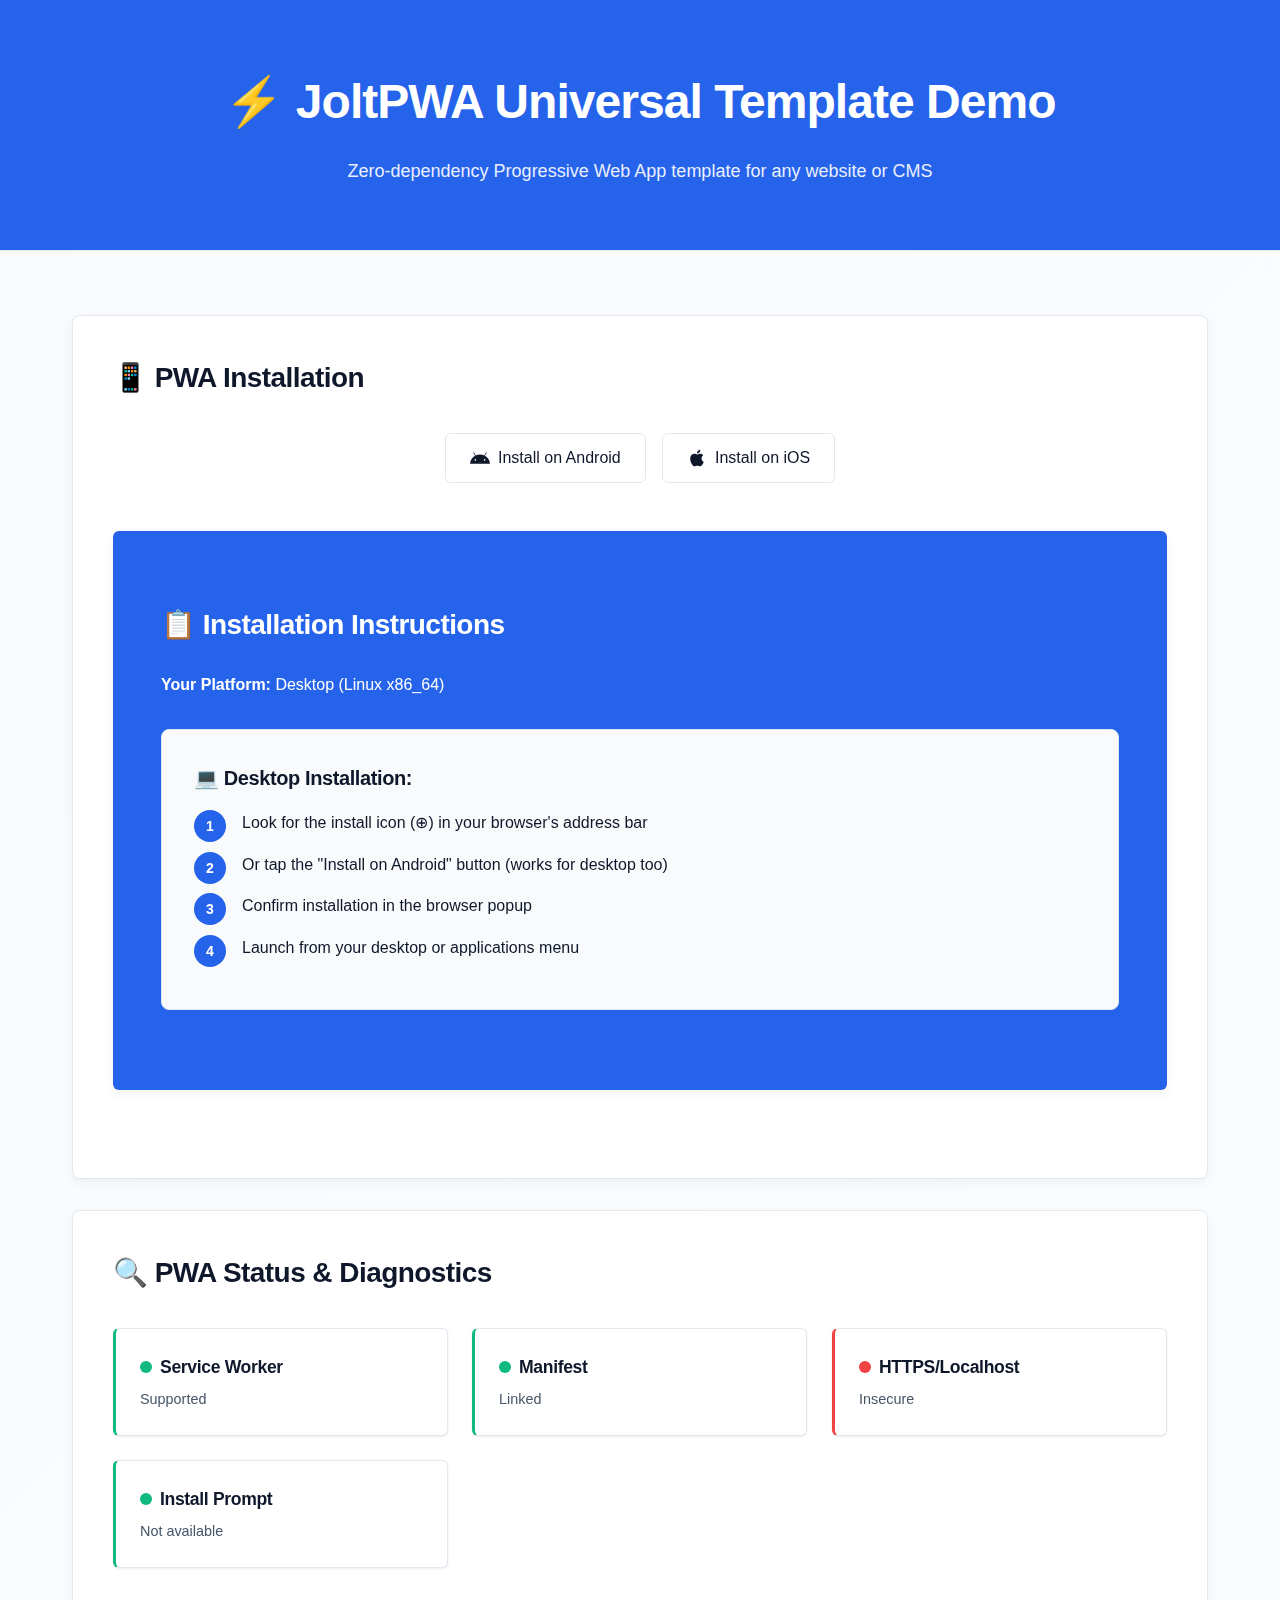
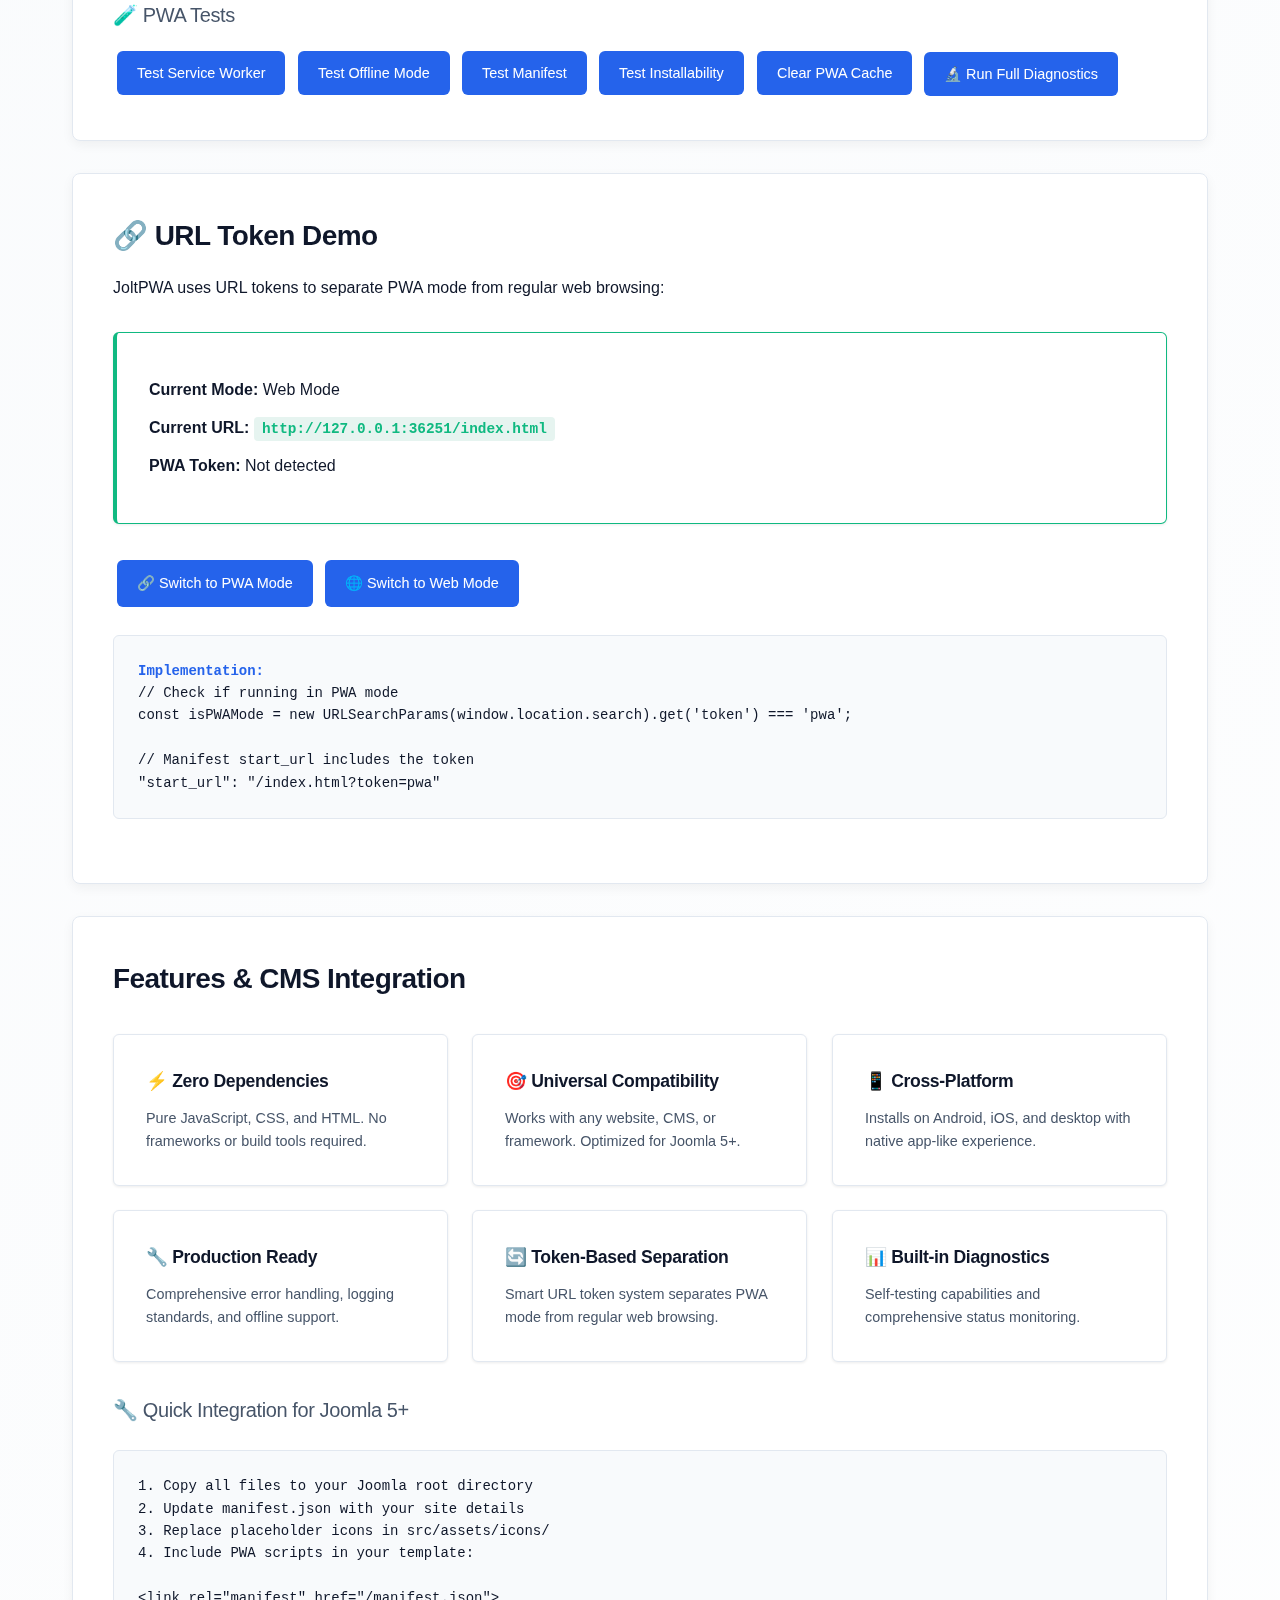
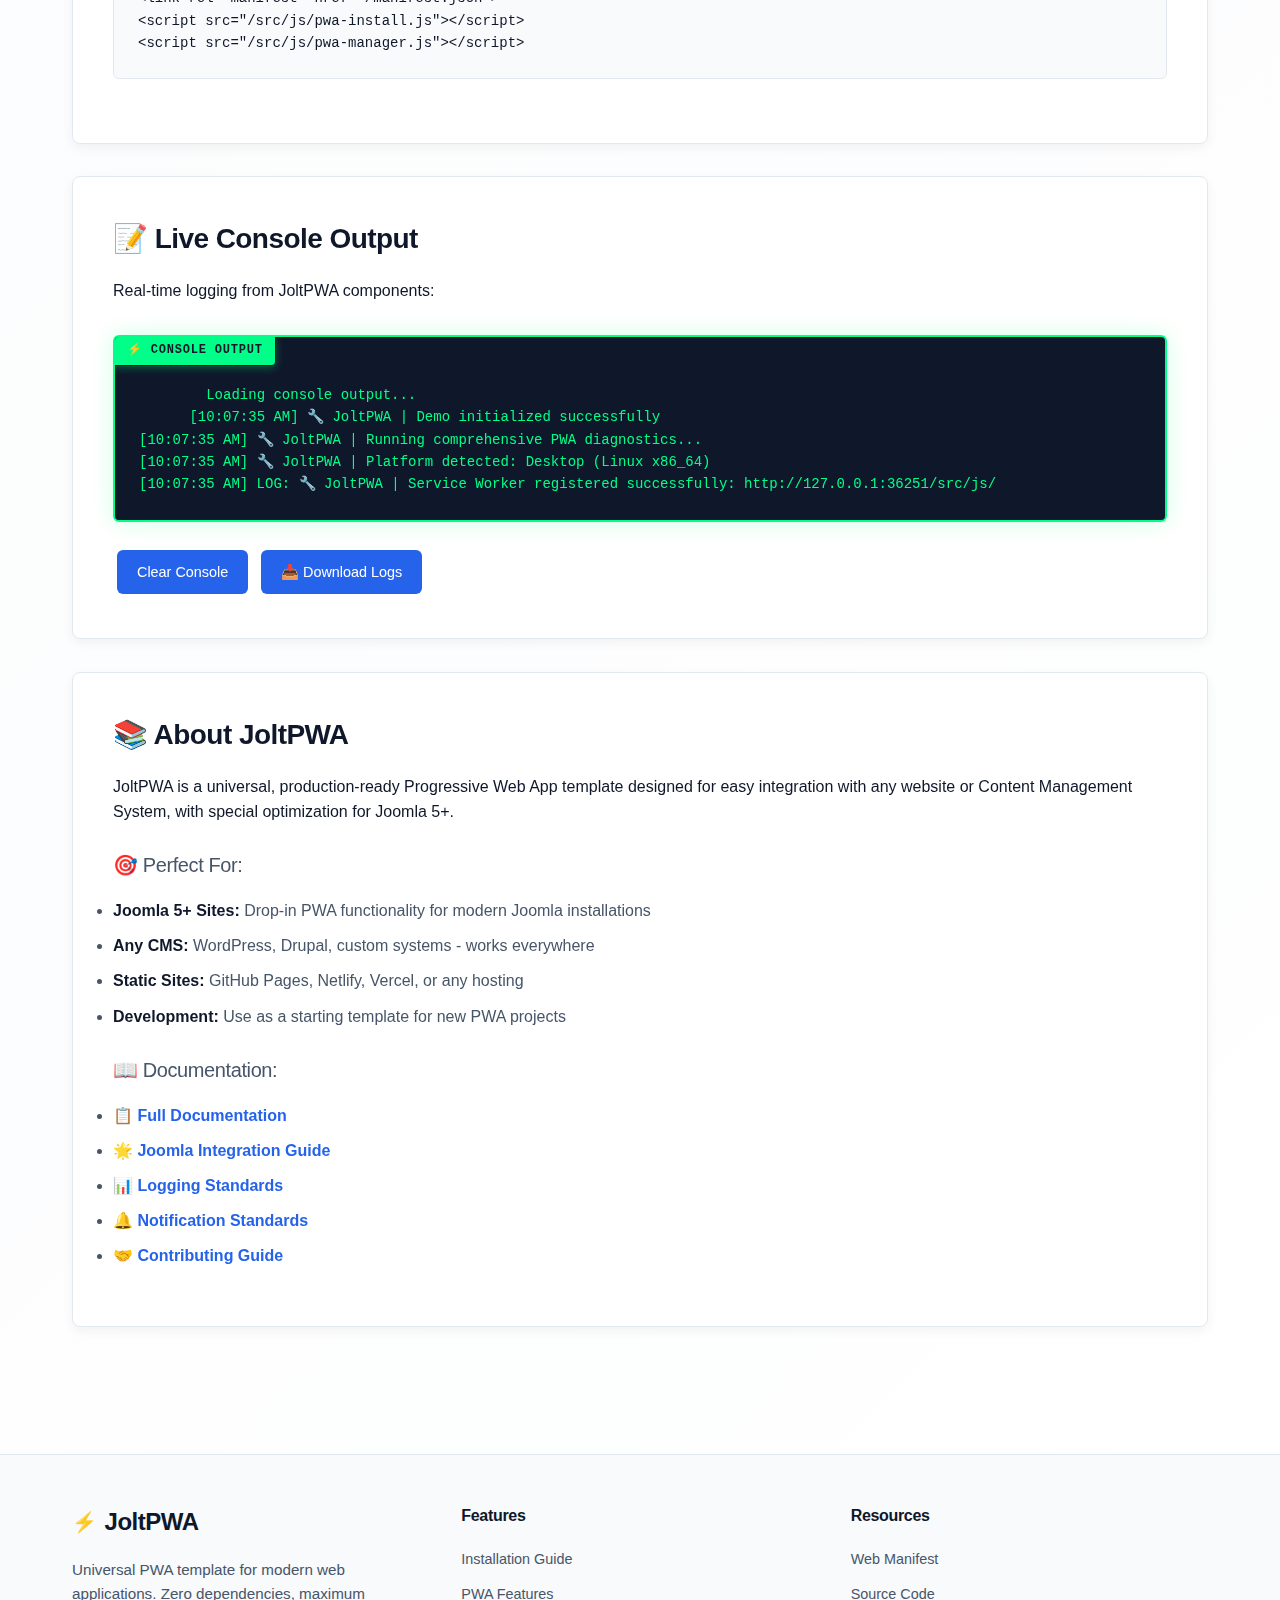
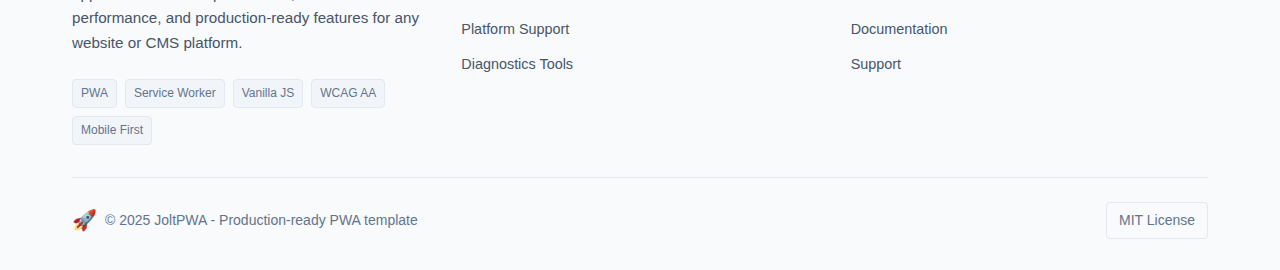
<file: index.html>
<!DOCTYPE html>
<html lang="en">

<head>
  <meta charset="UTF-8">
  <meta name="viewport" content="width=device-width, initial-scale=1.0">
  <title>JoltPWA - Universal PWA Template Demo</title>
  <meta name="description"
    content="A universal, zero-dependency PWA template for any website or CMS, including Joomla 5+. Features URL token-based PWA/web separation, cross-platform installation, and comprehensive diagnostics.">
  <meta name="apple-mobile-web-app-title" content="JoltPWA">
  <meta name="theme-color" content="#2563eb">

  <!-- PWA Manifest -->
  <link rel="manifest" href="manifest.json">

  <!-- Icons -->
  <link rel="icon" type="image/svg+xml" sizes="32x32" href="src/assets/icons/favicon-32x32.svg">
  <link rel="icon" type="image/svg+xml" sizes="16x16" href="src/assets/icons/favicon-16x16.svg">
  <link rel="apple-touch-icon" href="src/assets/icons/apple-touch-icon.svg">

  <!-- Custom Styles -->
  <link rel="stylesheet" href="src/css/styles.css">
</head>

<body>
  <header>
    <h1>⚡ JoltPWA Universal Template Demo</h1>
    <p>Zero-dependency Progressive Web App template for any website or CMS</p>
  </header>

  <main>
    <!-- PWA Installation Section -->
    <section class="demo-section">
      <h2>📱 PWA Installation</h2>
      <div class="pwa-install-buttons-wrap">
        <button id="android-install-button" class="install-button install-button--android">
          <svg class="install-button__icon" viewBox="0 0 24 24" width="20" height="20" fill="currentColor">
            <path
              d="M17.523 15.3414c-.5557 0-.9977-.4419-.9977-.9977s.442-.9978.9977-.9978.9978.4421.9978.9978-.4421.9977-.9978.9977m-11.046 0c-.5557 0-.9977-.4419-.9977-.9977s.442-.9978.9977-.9978.9978.4421.9978.9978-.4421.9977-.9978.9977m11.4045-6.02l1.9973-3.4592a.416.416 0 00-.1518-.5689.416.416 0 00-.5689.1518l-2.0266 3.5084C15.5484 8.2066 13.8518 7.8535 12 7.8535s-3.5484.3531-5.1585 1.0406L4.8149 5.4457a.4161.4161 0 00-.5689-.1518.4161.4161 0 00-.1518.5689l1.9973 3.4592C2.6889 11.1867.3432 14.6589 0 18.761h24c-.3432-4.1021-2.6889-7.5743-6.1185-9.4396" />
          </svg>
          Install on Android
        </button>
        <button id="ios-install-button" class="install-button install-button--ios">
          <svg class="install-button__icon" viewBox="0 0 24 24" width="20" height="20" fill="currentColor">
            <path
              d="M18.71 19.5c-.83 1.24-1.71 2.45-3.05 2.47-1.34.03-1.77-.79-3.29-.79-1.53 0-2 .77-3.27.82-1.31.05-2.3-1.32-3.14-2.53C4.25 17 2.94 12.45 4.7 9.39c.87-1.52 2.43-2.48 4.12-2.51 1.28-.02 2.5.87 3.29.87.78 0 2.26-1.07 3.81-.91.65.03 2.47.26 3.64 1.98-.09.06-2.17 1.28-2.15 3.81.03 3.02 2.65 4.03 2.68 4.04-.03.07-.42 1.44-1.38 2.83M13 3.5c.73-.83 1.94-1.46 2.94-1.5.13 1.17-.34 2.35-1.04 3.19-.69.85-1.83 1.51-2.95 1.42-.15-1.15.41-2.35 1.05-3.11z" />
          </svg>
          Install on iOS
        </button>
      </div>

      <div class="installation-guide">
        <h3>📋 Installation Instructions</h3>
        <div id="platform-detection">
          <p><strong>Your Platform:</strong> <span id="detected-platform">Detecting...</span></p>
        </div>

        <div id="android-guide" class="platform-specific">
          <h4>📱 Android Installation:</h4>
          <ol>
            <li>Tap the "Install on Android" button above</li>
            <li>Or tap browser menu (⋮) → "Add to Home screen"</li>
            <li>Confirm installation in the popup</li>
            <li>Find the JoltPWA icon on your home screen</li>
          </ol>
        </div>

        <div id="ios-guide" class="platform-specific">
          <h4>🍎 iOS Installation:</h4>
          <ol>
            <li>Open this page in Safari (required for iOS)</li>
            <li>Tap the Share button (📤)</li>
            <li>Scroll down and tap "Add to Home Screen"</li>
            <li>Customize the name if desired and tap "Add"</li>
          </ol>
        </div>

        <div id="desktop-guide" class="platform-specific">
          <h4>💻 Desktop Installation:</h4>
          <ol>
            <li>Look for the install icon (⊕) in your browser's address bar</li>
            <li>Or tap the "Install on Android" button (works for desktop too)</li>
            <li>Confirm installation in the browser popup</li>
            <li>Launch from your desktop or applications menu</li>
          </ol>
        </div>
      </div>
    </section>

    <!-- PWA Status & Diagnostics -->
    <section class="demo-section">
      <h2>🔍 PWA Status & Diagnostics</h2>
      <div class="status-grid" id="pwa-status-grid">
        <!-- Status cards will be populated by JavaScript -->
      </div>

      <h3>🧪 PWA Tests</h3>
      <div>
        <button class="test-button" onclick="testServiceWorker()">Test Service Worker</button>
        <button class="test-button" onclick="testOfflineMode()">Test Offline Mode</button>
        <button class="test-button" onclick="testManifest()">Test Manifest</button>
        <button class="test-button" onclick="testInstallability()">Test Installability</button>
        <button class="test-button" onclick="clearPWACache()">Clear PWA Cache</button>
        <button class="test-button" onclick="runFullDiagnostics()">🔬 Run Full Diagnostics</button>
      </div>
    </section>

    <!-- URL Token Demo -->
    <section class="demo-section">
      <h2>🔗 URL Token Demo</h2>
      <p>JoltPWA uses URL tokens to separate PWA mode from regular web browsing:</p>

      <div class="url-demo">
        <p><strong>Current Mode:</strong> <span id="current-mode">Web Mode</span></p>
        <p><strong>Current URL:</strong> <code id="current-url">...</code></p>
        <p><strong>PWA Token:</strong> <span id="pwa-token-status">Not detected</span></p>
      </div>

      <div>
        <a href="?token=pwa" class="test-button">🔗 Switch to PWA Mode</a>
        <a href="?" class="test-button">🌐 Switch to Web Mode</a>
      </div>

      <div class="code-snippet">
        <strong>Implementation:</strong><br>
        // Check if running in PWA mode<br>
        const isPWAMode = new URLSearchParams(window.location.search).get('token') === 'pwa';<br><br>
        // Manifest start_url includes the token<br>
        "start_url": "/index.html?token=pwa"
      </div>
    </section>

    <!-- Features & Integration -->
    <section class="demo-section">
      <h2>Features & CMS Integration</h2>

      <div class="feature-list">
        <div class="feature-item">
          <h4>⚡ Zero Dependencies</h4>
          <p>Pure JavaScript, CSS, and HTML. No frameworks or build tools required.</p>
        </div>

        <div class="feature-item">
          <h4>🎯 Universal Compatibility</h4>
          <p>Works with any website, CMS, or framework. Optimized for Joomla 5+.</p>
        </div>

        <div class="feature-item">
          <h4>📱 Cross-Platform</h4>
          <p>Installs on Android, iOS, and desktop with native app-like experience.</p>
        </div>

        <div class="feature-item">
          <h4>🔧 Production Ready</h4>
          <p>Comprehensive error handling, logging standards, and offline support.</p>
        </div>

        <div class="feature-item">
          <h4>🔄 Token-Based Separation</h4>
          <p>Smart URL token system separates PWA mode from regular web browsing.</p>
        </div>

        <div class="feature-item">
          <h4>📊 Built-in Diagnostics</h4>
          <p>Self-testing capabilities and comprehensive status monitoring.</p>
        </div>
      </div>

      <h3>🔧 Quick Integration for Joomla 5+</h3>
      <div class="code-snippet">
        1. Copy all files to your Joomla root directory<br>
        2. Update manifest.json with your site details<br>
        3. Replace placeholder icons in src/assets/icons/<br>
        4. Include PWA scripts in your template:<br><br>

        &lt;link rel="manifest" href="/manifest.json"&gt;<br>
        &lt;script src="/src/js/pwa-install.js"&gt;&lt;/script&gt;<br>
        &lt;script src="/src/js/pwa-manager.js"&gt;&lt;/script&gt;
      </div>
    </section>

    <!-- Live Console Output -->
    <section class="demo-section">
      <h2>📝 Live Console Output</h2>
      <p>Real-time logging from JoltPWA components:</p>
      <div id="live-console" class="log-output">
        Loading console output...
      </div>
      <button class="test-button" onclick="clearConsoleOutput()">Clear Console</button>
      <button class="test-button" onclick="downloadLogs()">📥 Download Logs</button>
    </section>

    <!-- About & Documentation -->
    <section class="demo-section">
      <h2>📚 About JoltPWA</h2>
      <p>JoltPWA is a universal, production-ready Progressive Web App template designed for easy integration with any
        website or Content Management System, with special optimization for Joomla 5+.</p>

      <h3>🎯 Perfect For:</h3>
      <ul>
        <li><strong>Joomla 5+ Sites:</strong> Drop-in PWA functionality for modern Joomla installations</li>
        <li><strong>Any CMS:</strong> WordPress, Drupal, custom systems - works everywhere</li>
        <li><strong>Static Sites:</strong> GitHub Pages, Netlify, Vercel, or any hosting</li>
        <li><strong>Development:</strong> Use as a starting template for new PWA projects</li>
      </ul>

      <h3>📖 Documentation:</h3>
      <ul>
        <li><a href="docs/README.md">📋 Full Documentation</a></li>
        <li><a href="docs/JOOMLA-INTEGRATION-GUIDE.md">🌟 Joomla Integration Guide</a></li>
        <li><a href="docs/LOGGING-STANDARDS.md">📊 Logging Standards</a></li>
        <li><a href="docs/NOTIFICATION-STANDARDS.md">🔔 Notification Standards</a></li>
        <li><a href="CONTRIBUTING.md">🤝 Contributing Guide</a></li>
      </ul>
    </section>
  </main>

  <footer>
    <div class="footer-content">
      <div class="footer-grid">
        <div class="footer-brand">
          <h3><span class="footer-emoji">⚡</span>JoltPWA</h3>
          <p>Universal PWA template for modern web applications. Zero dependencies, maximum performance,
            and production-ready features for any website or CMS platform.</p>
          <div class="footer-tech-stack">
            <span class="tech-badge">PWA</span>
            <span class="tech-badge">Service Worker</span>
            <span class="tech-badge">Vanilla JS</span>
            <span class="tech-badge">WCAG AA</span>
            <span class="tech-badge">Mobile First</span>
          </div>
        </div>

        <div class="footer-section">
          <h4>Features</h4>
          <ul class="footer-links">
            <li><a href="#installation">Installation Guide</a></li>
            <li><a href="#pwa-features">PWA Features</a></li>
            <li><a href="#platform-support">Platform Support</a></li>
            <li><a href="#diagnostics">Diagnostics Tools</a></li>
          </ul>
        </div>

        <div class="footer-section">
          <h4>Resources</h4>
          <ul class="footer-links">
            <li><a href="manifest.json">Web Manifest</a></li>
            <li><a href="src/js/pwa-manager.js">Source Code</a></li>
            <li><a href="#docs">Documentation</a></li>
            <li><a href="#support">Support</a></li>
          </ul>
        </div>
      </div>

      <div class="footer-bottom">
        <p class="footer-copyright">
          <span class="footer-emoji">🚀</span>
          &copy; 2025 JoltPWA - Production-ready PWA template
        </p>
        <a href="LICENSE" class="footer-license">MIT License</a>
      </div>
    </div>
  </footer>

  <!-- Core PWA JavaScript -->
  <script src="src/js/pwa-install.js"></script>
  <script src="src/js/pwa-manager.js"></script>

  <!-- Demo-specific JavaScript -->
  <script>
    // Global variables for demo
    let consoleOutputElement;
    let logHistory = [];
    let originalConsole = {};

    // Initialize demo when page loads
    document.addEventListener('DOMContentLoaded', function () {
      initializeDemo();
      setupConsoleCapture();
      updatePWAStatus();
      detectPlatform();
      updateURLStatus();
    });

    function initializeDemo() {
      consoleOutputElement = document.getElementById('live-console');
      addToConsole('🔧 JoltPWA | Demo initialized successfully');
      addToConsole('🔧 JoltPWA | Running comprehensive PWA diagnostics...');
    }

    function setupConsoleCapture() {
      // Capture console.log, console.warn, console.error
      ['log', 'warn', 'error', 'info'].forEach(method => {
        originalConsole[method] = console[method];
        console[method] = function (...args) {
          originalConsole[method].apply(console, args);
          addToConsole(`${method.toUpperCase()}: ${args.join(' ')}`);
        };
      });
    }

    function addToConsole(message) {
      const timestamp = new Date().toLocaleTimeString();
      const logEntry = `[${timestamp}] ${message}`;
      logHistory.push(logEntry);

      if (consoleOutputElement) {
        consoleOutputElement.textContent += logEntry + '\n';
        consoleOutputElement.scrollTop = consoleOutputElement.scrollHeight;

        // Keep only last 50 entries
        if (logHistory.length > 50) {
          logHistory = logHistory.slice(-50);
          const lastLines = consoleOutputElement.textContent.split('\n').slice(-50);
          consoleOutputElement.textContent = lastLines.join('\n');
        }
      }
    }

    function updatePWAStatus() {
      const statusGrid = document.getElementById('pwa-status-grid');
      const checks = [
        {
          name: 'Service Worker',
          status: 'serviceWorker' in navigator,
          details: 'serviceWorker' in navigator ? 'Supported' : 'Not supported'
        },
        {
          name: 'Manifest',
          status: !!document.querySelector('link[rel="manifest"]'),
          details: document.querySelector('link[rel="manifest"]') ? 'Linked' : 'Not found'
        },
        {
          name: 'HTTPS/Localhost',
          status: location.protocol === 'https:' || location.hostname === 'localhost',
          details: location.protocol === 'https:' ? 'Secure' : location.hostname === 'localhost' ? 'Local dev' : 'Insecure'
        },
        {
          name: 'Install Prompt',
          status: 'BeforeInstallPromptEvent' in window || window.deferredPrompt,
          details: window.deferredPrompt ? 'Available' : 'Not available'
        }
      ];

      statusGrid.innerHTML = checks.map(check => `
        <div class="status-card ${check.status ? 'success' : 'error'}">
          <h4>
            <span class="status-indicator ${check.status ? 'indicator-success' : 'indicator-error'}"></span>
            ${check.name}
          </h4>
          <p>${check.details}</p>
        </div>
      `).join('');
    }

    function detectPlatform() {
      const platform = navigator.platform;
      const userAgent = navigator.userAgent;
      let detectedPlatform = 'Unknown';
      let guideToShow = '';

      if (/Android/.test(userAgent)) {
        detectedPlatform = 'Android';
        guideToShow = 'android-guide';
      } else if (/iPad|iPhone|iPod/.test(userAgent)) {
        detectedPlatform = 'iOS';
        guideToShow = 'ios-guide';
      } else if (/Win|Mac|Linux/.test(platform)) {
        detectedPlatform = `Desktop (${platform})`;
        guideToShow = 'desktop-guide';
      }

      document.getElementById('detected-platform').textContent = detectedPlatform;

      if (guideToShow) {
        document.getElementById(guideToShow).style.display = 'block';
      }

      addToConsole(`🔧 JoltPWA | Platform detected: ${detectedPlatform}`);
    }

    function updateURLStatus() {
      const urlParams = new URLSearchParams(window.location.search);
      const isPWAMode = urlParams.get('token') === 'pwa';

      document.getElementById('current-mode').textContent = isPWAMode ? 'PWA Mode' : 'Web Mode';
      document.getElementById('current-url').textContent = window.location.href;
      document.getElementById('pwa-token-status').textContent = isPWAMode ? 'Detected (token=pwa)' : 'Not detected';

      if (isPWAMode) {
        addToConsole('🔧 JoltPWA | Running in PWA mode (token=pwa detected)');
      }
    }

    // Test Functions
    function testServiceWorker() {
      addToConsole('🧪 Testing Service Worker...');

      if ('serviceWorker' in navigator) {
        navigator.serviceWorker.getRegistrations().then(registrations => {
          if (registrations.length > 0) {
            addToConsole('✅ Service Worker is registered and active');
            addToConsole(`📊 Found ${registrations.length} service worker registration(s)`);
          } else {
            addToConsole('⚠️ Service Worker supported but not registered');
          }
        });
      } else {
        addToConsole('❌ Service Worker not supported in this browser');
      }
    }

    function testOfflineMode() {
      addToConsole('🧪 Testing offline functionality...');

      // Simulate offline test
      if (navigator.onLine) {
        addToConsole('📡 Currently online - test by disconnecting internet');
        addToConsole('💡 Tip: Disconnect internet and refresh to test offline page');
      } else {
        addToConsole('📴 Currently offline - offline mode active');
      }
    }

    function testManifest() {
      addToConsole('🧪 Testing PWA Manifest...');

      fetch('manifest.json')
        .then(response => response.json())
        .then(manifest => {
          addToConsole('✅ Manifest loaded successfully');
          addToConsole(`📱 App name: ${manifest.name}`);
          addToConsole(`🎨 Theme color: ${manifest.theme_color}`);
          addToConsole(`🚀 Start URL: ${manifest.start_url}`);
          addToConsole(`🔧 Display mode: ${manifest.display}`);
          addToConsole(`📐 Icons: ${manifest.icons.length} sizes available`);
        })
        .catch(error => {
          addToConsole('❌ Failed to load manifest: ' + error.message);
        });
    }

    function testInstallability() {
      addToConsole('🧪 Testing PWA installability...');

      const checks = [
        { name: 'HTTPS/Localhost', test: location.protocol === 'https:' || location.hostname === 'localhost' },
        { name: 'Service Worker', test: 'serviceWorker' in navigator },
        { name: 'Manifest linked', test: !!document.querySelector('link[rel="manifest"]') },
        { name: 'Manifest display mode', test: true }, // We'll check this
        { name: 'Icons present', test: true } // We'll check this
      ];

      checks.forEach(check => {
        addToConsole(`${check.test ? '✅' : '❌'} ${check.name}: ${check.test ? 'PASS' : 'FAIL'}`);
      });

      if (window.deferredPrompt) {
        addToConsole('🎯 Install prompt is available and ready');
      } else {
        addToConsole('⚠️ Install prompt not available (may already be installed)');
      }
    }

    function clearPWACache() {
      addToConsole('🧹 Clearing PWA cache...');

      if ('serviceWorker' in navigator) {
        navigator.serviceWorker.getRegistrations().then(registrations => {
          registrations.forEach(registration => {
            registration.unregister();
          });
          addToConsole('✅ Service Worker unregistered');
        });
      }

      if ('caches' in window) {
        caches.keys().then(cacheNames => {
          return Promise.all(
            cacheNames.map(cacheName => caches.delete(cacheName))
          );
        }).then(() => {
          addToConsole('✅ All caches cleared');
          addToConsole('🔄 Refresh page to re-register service worker');
        });
      }
    }

    function runFullDiagnostics() {
      addToConsole('🔬 Running full PWA diagnostics...');
      addToConsole('================================');

      setTimeout(() => testServiceWorker(), 100);
      setTimeout(() => testManifest(), 500);
      setTimeout(() => testInstallability(), 1000);
      setTimeout(() => testOfflineMode(), 1500);

      setTimeout(() => {
        addToConsole('================================');
        addToConsole('🎯 Full diagnostics completed');
        addToConsole('📋 Review results above for any issues');
      }, 2000);
    }

    function clearConsoleOutput() {
      logHistory = [];
      if (consoleOutputElement) {
        consoleOutputElement.textContent = '';
      }
      addToConsole('🔧 JoltPWA | Console cleared');
    }

    function downloadLogs() {
      const logContent = logHistory.join('\n');
      const blob = new Blob([logContent], { type: 'text/plain' });
      const url = URL.createObjectURL(blob);
      const a = document.createElement('a');
      a.href = url;
      a.download = `joltpwa-logs-${new Date().toISOString().slice(0, 19).replace(/:/g, '-')}.txt`;
      a.click();
      URL.revokeObjectURL(url);
      addToConsole('📥 Logs downloaded successfully');
    }

    // Update status periodically
    setInterval(updatePWAStatus, 5000);
  </script>
</body>

</html>
</file>
<file: src/css/styles.css>
/* JoltPWA - Minimal Professional Design System */
/* WCAG 2.1 AA+ Compliant with Clean Modern Aesthetics */

:root {
  /* Primary Color Palette - Minimal */
  --primary-color: #2563eb;
  --primary-dark: #1d4ed8;
  --primary-light: #3b82f6;
  --primary-muted: #e2e8f0;

  /* Minimal Accent */
  --accent-color: #64748b;
  --accent-light: #94a3b8;

  /* Status Colors - Subtle */
  --success-color: #10b981;
  --warning-color: #f59e0b;
  --error-color: #ef4444;
  --info-color: #06b6d4;

  /* Text Colors - High Contrast */
  --text-primary: #0f172a;
  --text-secondary: #475569;
  --text-muted: #64748b;
  --text-light: #94a3b8;
  --text-inverse: #ffffff;

  /* Minimal Backgrounds */
  --bg-primary: #ffffff;
  --bg-secondary: #f8fafc;
  --bg-tertiary: #f1f5f9;
  --bg-subtle: rgba(248, 250, 252, 0.8);
  --bg-code: #f8fafc;

  /* Minimal Borders */
  --border-color: #e2e8f0;
  --border-light: #f1f5f9;
  --border-subtle: rgba(226, 232, 240, 0.6);

  /* Subtle Shadows */
  --shadow-minimal: 0 1px 3px rgba(0, 0, 0, 0.08);
  --shadow-soft: 0 4px 12px rgba(0, 0, 0, 0.05);
  --shadow-elevated: 0 8px 25px rgba(0, 0, 0, 0.08);

  /* Border Radius - Clean */
  --radius-sm: 0.25rem;
  --radius-md: 0.375rem;
  --radius-lg: 0.5rem;
  --radius-xl: 0.75rem;

  /* Smooth Transitions */
  --transition: 0.2s ease;
  --transition-slow: 0.3s ease;
}

/* Reset & Base Styles */
* {
  box-sizing: border-box;
  margin: 0;
  padding: 0;
}

html {
  scroll-behavior: smooth;
  scroll-padding-top: 2rem;
}

body {
  font-family: 'Inter', -apple-system, BlinkMacSystemFont, 'Segoe UI', 'Roboto', 'Oxygen', 'Ubuntu', 'Cantarell', sans-serif;
  font-feature-settings: 'cv02', 'cv03', 'cv04', 'cv11';
  line-height: 1.6;
  color: var(--text-primary);
  background: linear-gradient(135deg, var(--bg-secondary) 0%, var(--bg-primary) 100%);
  min-height: 100vh;
  font-size: 16px;
  -webkit-font-smoothing: antialiased;
  -moz-osx-font-smoothing: grayscale;
}

/* Clean Minimal Header */
header {
  background: var(--primary-color);
  color: var(--text-inverse);
  padding: 4rem 2rem;
  text-align: center;
  border-bottom: 1px solid var(--border-color);
}

header h1 {
  font-size: 3rem;
  font-weight: 700;
  margin-bottom: 1rem;
  letter-spacing: -0.02em;
}

header p {
  font-size: 1.125rem;
  opacity: 0.9;
  max-width: 600px;
  margin: 0 auto;
  font-weight: 400;
}

/* Main Content */
main {
  padding: 2rem;
  max-width: 1200px;
  margin: 0 auto;
}

/* Clean Minimal Demo Sections */
.demo-section {
  background: var(--bg-primary);
  padding: 2.5rem;
  margin: 2rem 0;
  border-radius: var(--radius-lg);
  border: 1px solid var(--border-color);
  box-shadow: var(--shadow-soft);
  transition: var(--transition);
}

.demo-section:hover {
  box-shadow: var(--shadow-elevated);
  border-color: var(--primary-color);
  transform: translateY(-1px);
}

.demo-section h2 {
  color: var(--text-primary);
  font-size: 1.75rem;
  font-weight: 600;
  margin-bottom: 1rem;
}

.demo-section h3 {
  color: var(--text-secondary);
  font-size: 1.25rem;
  font-weight: 500;
  margin: 1.5rem 0 1rem 0;
}

/* Clean Minimal Install Buttons */
.pwa-install-buttons-wrap {
  display: flex;
  gap: 1rem;
  justify-content: center;
  margin: 2rem 0;
  flex-wrap: wrap;
}

.install-button {
  display: inline-flex;
  align-items: center;
  gap: 0.5rem;
  padding: 0.875rem 1.5rem;
  border: 1px solid var(--border-color);
  border-radius: var(--radius-md);
  font-size: 1rem;
  font-weight: 500;
  cursor: pointer;
  transition: var(--transition);
  background: var(--bg-primary);
  color: var(--text-primary);
  text-decoration: none;
  min-height: 48px;
  position: relative;
}

.install-button__icon {
  flex-shrink: 0;
}

.install-button:hover {
  background: var(--primary-color);
  color: var(--text-inverse);
  border-color: var(--primary-color);
  transform: translateY(-1px);
  box-shadow: var(--shadow-soft);
}

.install-button:active {
  transform: translateY(0);
}

.install-button:focus-visible {
  outline: 2px solid var(--primary-color);
  outline-offset: 2px;
}

/* Clean Install Button Hover Effects */
.install-button:hover {
  background: var(--primary-color);
  color: var(--text-inverse);
  border-color: var(--primary-color);
  transform: translateY(-1px);
  box-shadow: var(--shadow-soft);
}

.install-button:active {
  transform: translateY(-1px) scale(0.98);
}

.install-button:focus-visible {
  outline: 3px solid var(--primary-color);
  outline-offset: 3px;
}

/* Platform-specific button colors */
.install-button--android:hover {
  background: #10b981;
  border-color: #10b981;
}

.install-button--ios:hover {
  background: #3b82f6;
  border-color: #3b82f6;
}

/* Clean Installation Guide */
.installation-guide {
  background: var(--primary-color);
  color: var(--text-inverse);
  padding: 3rem;
  border-radius: var(--radius-md);
  margin: 3rem 0;
  box-shadow: var(--shadow-soft);
}

.installation-guide h3 {
  color: var(--text-inverse);
  font-size: 1.75rem;
  font-weight: 700;
  margin-bottom: 1.5rem;
  position: relative;
  z-index: 1;
}

.installation-guide h4 {
  color: var(--text-inverse);
  font-size: 1.25rem;
  font-weight: 600;
  margin-bottom: 1rem;
  position: relative;
  z-index: 1;
}

.platform-specific {
  display: none;
  margin: 2rem 0;
  padding: 2rem;
  background: var(--bg-secondary);
  color: var(--text-primary);
  border-radius: var(--radius-lg);
  border: 1px solid var(--border-color);
  position: relative;
  z-index: 1;
}

.platform-specific h4 {
  color: var(--text-primary);
  font-size: 1.25rem;
  font-weight: 600;
  margin-bottom: 1rem;
}

.platform-specific ol {
  list-style: none;
  counter-reset: step-counter;
  padding-left: 0;
}

.platform-specific ol li {
  counter-increment: step-counter;
  margin: 1rem 0;
  padding-left: 3rem;
  position: relative;
  line-height: 1.6;
  color: var(--text-primary);
}

.platform-specific ol li::before {
  content: counter(step-counter);
  position: absolute;
  left: 0;
  top: 0;
  background: var(--primary-color);
  color: var(--text-inverse);
  width: 2rem;
  height: 2rem;
  border-radius: 50%;
  display: flex;
  align-items: center;
  justify-content: center;
  font-weight: 700;
  font-size: 0.875rem;
}

/* Clean Minimal Status Grid */
.status-grid {
  display: grid;
  grid-template-columns: repeat(auto-fit, minmax(280px, 1fr));
  gap: 1.5rem;
  margin: 2rem 0;
}

/* Clean Status Cards */
.status-card {
  background: var(--bg-primary);
  padding: 1.5rem;
  border-radius: var(--radius-md);
  border: 1px solid var(--border-color);
  box-shadow: var(--shadow-minimal);
  transition: var(--transition);
}

.status-card:hover {
  box-shadow: var(--shadow-soft);
  border-color: var(--primary-color);
  transform: translateY(-1px);
}

.status-card h4 {
  color: var(--text-primary);
  font-size: 1.1rem;
  font-weight: 600;
  margin-bottom: 0.5rem;
  display: flex;
  align-items: center;
  gap: 0.5rem;
}

.status-card p {
  color: var(--text-secondary);
  margin: 0;
  line-height: 1.5;
  font-size: 0.9rem;
}

.status-card.success {
  border-left: 3px solid var(--success-color);
}

.status-card.warning {
  border-left: 3px solid var(--warning-color);
}

.status-card.error {
  border-left: 3px solid var(--error-color);
}

.status-card.info {
  border-left: 3px solid var(--info-color);
}

/* Simple Status Indicators - No animations for minimal design */
.status-indicator {
  display: inline-block;
  width: 12px;
  height: 12px;
  border-radius: 50%;
}

.indicator-success {
  background: var(--success-color);
}

.indicator-error {
  background: var(--error-color);
}

.indicator-warning {
  background: var(--warning-color);
}

.indicator-info {
  background: var(--info-color);
}

/* Clean Feature Cards */
.feature-list {
  display: grid;
  grid-template-columns: repeat(auto-fit, minmax(280px, 1fr));
  gap: 1.5rem;
  margin: 2rem 0;
}

.feature-item {
  background: var(--bg-primary);
  padding: 2rem;
  border-radius: var(--radius-md);
  border: 1px solid var(--border-color);
  box-shadow: var(--shadow-minimal);
  transition: var(--transition);
}

.feature-item:hover {
  box-shadow: var(--shadow-soft);
  border-color: var(--primary-color);
  transform: translateY(-1px);
}

.feature-item h4 {
  color: var(--text-primary);
  font-size: 1.1rem;
  font-weight: 600;
  margin-bottom: 0.75rem;
  display: flex;
  align-items: center;
  gap: 0.5rem;
}

.feature-item p {
  color: var(--text-secondary);
  line-height: 1.6;
  margin: 0;
  font-size: 0.9rem;
}

/* Clean URL Demo */
.url-demo {
  background: var(--bg-primary);
  border: 1px solid var(--success-color);
  border-left: 4px solid var(--success-color);
  padding: 2rem;
  border-radius: var(--radius-md);
  margin: 2rem 0;
  box-shadow: var(--shadow-minimal);
}

.url-demo p {
  margin: 0.75rem 0;
  color: var(--text-primary);
  font-weight: 500;
}

.url-demo code {
  background: rgba(5, 150, 105, 0.1);
  color: var(--success-color);
  padding: 0.25rem 0.5rem;
  border-radius: var(--radius-sm);
  font-family: 'Fira Code', 'JetBrains Mono', 'Monaco', 'Consolas', monospace;
  font-weight: 600;
  font-size: 0.9rem;
}

/* Clean Code Blocks */
.code-snippet,
.code-block,
.log-output {
  background: var(--bg-secondary);
  color: var(--text-primary);
  padding: 1.5rem;
  border-radius: var(--radius-md);
  margin: 1.5rem 0;
  font-family: 'Fira Code', 'JetBrains Mono', 'Monaco', 'Consolas', monospace;
  font-size: 0.875rem;
  line-height: 1.6;
  overflow-x: auto;
  border: 1px solid var(--border-color);
}

.log-output {
  max-height: 300px;
  overflow-y: auto;
  white-space: pre-wrap;
  background: #0f172a;
  color: #00ff88;
  border: 2px solid #00ff88;
  border-radius: var(--radius-md);
  position: relative;
  font-family: 'Fira Code', 'JetBrains Mono', 'Monaco', 'Consolas', monospace;
  box-shadow: 0 0 20px rgba(0, 255, 136, 0.15), 0 0 40px rgba(0, 255, 136, 0.05);
  margin-top: 2rem;
  transition: all 0.3s ease;
}

.log-output:hover {
  box-shadow: 0 0 25px rgba(0, 255, 136, 0.2), 0 0 50px rgba(0, 255, 136, 0.08);
  border-color: #10ff92;
}

.log-output::before {
  content: "⚡ CONSOLE OUTPUT";
  position: absolute;
  top: -1px;
  left: -1px;
  background: #00ff88;
  color: #0f172a;
  font-size: 0.75rem;
  font-weight: 800;
  padding: 4px 12px;
  border-radius: 0 0 4px 0;
  font-family: 'Fira Code', 'JetBrains Mono', 'Monaco', 'Consolas', monospace;
  text-transform: uppercase;
  letter-spacing: 0.8px;
  z-index: 20;
  box-shadow: 0 2px 8px rgba(0, 255, 136, 0.3);
  border: 1px solid #0f172a;
}

/* Simple Syntax Highlighting */
.code-snippet strong,
.code-block strong {
  color: var(--primary-color);
  font-weight: 600;
}

.code-snippet .keyword,
.code-block .keyword {
  color: var(--primary-color);
  font-weight: 600;
}

.code-snippet .string,
.code-block .string {
  color: var(--success-color);
}

.code-snippet .comment,
.code-block .comment {
  color: var(--text-muted);
  font-style: italic;
}

.code-snippet .number,
.code-block .number {
  color: var(--warning-color);
}

.code-snippet .function,
.code-block .function {
  color: var(--info-color);
}

/* Enhanced Highlight */
.highlight {
  background: linear-gradient(135deg,
      rgba(37, 99, 235, 0.15) 0%,
      rgba(37, 99, 235, 0.08) 100%);
  color: var(--primary-color);
  padding: 0.375rem 0.75rem;
  border-radius: var(--radius-md);
  font-weight: 700;
  border: 1px solid rgba(37, 99, 235, 0.2);
  box-shadow: 0 2px 8px rgba(37, 99, 235, 0.1);
}

/* Clean Test Buttons */
.test-button {
  background: var(--primary-color);
  color: var(--text-inverse);
  border: none;
  padding: 0.75rem 1.25rem;
  border-radius: var(--radius-md);
  cursor: pointer;
  font-size: 0.9rem;
  font-weight: 500;
  margin: 0.25rem;
  transition: var(--transition);
  min-height: 44px;
  text-decoration: none;
  display: inline-block;
  text-align: center;
}

.test-button:hover {
  background: var(--primary-dark);
  color: var(--text-inverse);
  transform: translateY(-1px);
  box-shadow: var(--shadow-soft);
  border-bottom: none;
}

.test-button:active {
  transform: translateY(0);
}

.test-button:focus-visible {
  outline: 2px solid var(--primary-color);
  outline-offset: 2px;
}

/* Clean Diagnostic Results */
.diagnostic-results {
  background: var(--bg-primary);
  padding: 2rem;
  border-radius: var(--radius-md);
  border: 1px solid var(--border-color);
  box-shadow: var(--shadow-minimal);
  margin: 2rem 0;
}

/* Enhanced Lists */
ul,
ol {
  color: var(--text-secondary);
  line-height: 1.7;
  margin: 1rem 0;
}

li {
  margin: 0.5rem 0;
}

li strong {
  color: var(--text-primary);
  font-weight: 600;
}

/* Enhanced Links */
a {
  color: var(--primary-color);
  text-decoration: none;
  font-weight: 600;
  border-bottom: 2px solid transparent;
  transition: var(--transition-fast);
}

a:hover {
  color: var(--primary-dark);
  border-bottom-color: var(--primary-color);
}

a:focus-visible {
  outline: 2px solid var(--primary-color);
  outline-offset: 2px;
  border-radius: var(--radius-sm);
}

/* Clean Minimal Footer */
footer {
  background: var(--bg-secondary);
  color: var(--text-primary);
  margin-top: 4rem;
  border-top: 1px solid var(--border-color);
}

.footer-content {
  max-width: 1200px;
  margin: 0 auto;
  padding: 3rem 2rem 2rem 2rem;
}

.footer-grid {
  display: grid;
  grid-template-columns: repeat(auto-fit, minmax(250px, 1fr));
  gap: 2rem;
  margin-bottom: 2rem;
}

.footer-brand h3 {
  font-size: 1.5rem;
  font-weight: 600;
  margin-bottom: 1rem;
  color: var(--text-primary);
  display: flex;
  align-items: center;
  gap: 0.5rem;
}

.footer-emoji {
  font-size: 1.25rem;
}

.footer-brand p {
  color: var(--text-secondary);
  line-height: 1.6;
  margin-bottom: 1.5rem;
  font-size: 0.95rem;
}

.footer-tech-stack {
  display: flex;
  flex-wrap: wrap;
  gap: 0.5rem;
}

.tech-badge {
  background: var(--bg-tertiary);
  color: var(--text-muted);
  padding: 0.25rem 0.5rem;
  border-radius: var(--radius-sm);
  font-size: 0.75rem;
  font-weight: 500;
  border: 1px solid var(--border-color);
}

.footer-section h4 {
  font-size: 1rem;
  font-weight: 600;
  margin-bottom: 1rem;
  color: var(--text-primary);
}

.footer-links {
  list-style: none;
  padding: 0;
  margin: 0;
}

.footer-links li {
  margin: 0.5rem 0;
}

.footer-links a {
  color: var(--text-secondary);
  text-decoration: none;
  font-weight: 400;
  font-size: 0.9rem;
  transition: var(--transition);
}

.footer-links a:hover {
  color: var(--primary-color);
}

.footer-bottom {
  border-top: 1px solid var(--border-color);
  padding-top: 1.5rem;
  display: flex;
  justify-content: space-between;
  align-items: center;
  flex-wrap: wrap;
  gap: 1rem;
}

.footer-copyright {
  color: var(--text-muted);
  margin: 0;
  font-size: 0.875rem;
  display: flex;
  align-items: center;
  gap: 0.5rem;
}

.footer-license {
  color: var(--text-muted);
  text-decoration: none;
  font-weight: 500;
  font-size: 0.875rem;
  padding: 0.375rem 0.75rem;
  border: 1px solid var(--border-color);
  border-radius: var(--radius-sm);
  transition: var(--transition);
}

.footer-license:hover {
  color: var(--primary-color);
  border-color: var(--primary-color);
}

/* ===== CLEAN MINIMAL DESIGN ===== */

/* Clean Scroll Enhancement */
html {
  scroll-behavior: smooth;
  scroll-padding-top: 2rem;
}

/* Professional Loading States */
.loading {
  position: relative;
  pointer-events: none;
  opacity: 0.7;
}

.loading::before {
  content: '';
  position: absolute;
  top: 50%;
  left: 50%;
  width: 20px;
  height: 20px;
  margin: -10px 0 0 -10px;
  border: 2px solid transparent;
  border-top: 2px solid var(--primary-color);
  border-radius: 50%;
  animation: spin 1s linear infinite;
  z-index: 1000;
}

@keyframes spin {
  0% {
    transform: rotate(0deg);
  }

  100% {
    transform: rotate(360deg);
  }
}

/* Advanced Typography Enhancements */
h1,
h2,
h3,
h4,
h5,
h6 {
  font-feature-settings: 'cv02', 'cv03', 'cv04', 'cv11';
  letter-spacing: -0.02em;
}

/* Professional Micro-Interactions */
.test-button,
.install-button {
  will-change: transform, box-shadow;
  transform: translateZ(0);
}

.feature-item,
.status-card,
.demo-section {
  will-change: transform, box-shadow;
  transform: translateZ(0);
}

/* Clean Custom Scrollbar */
::-webkit-scrollbar {
  width: 8px;
  height: 8px;
}

::-webkit-scrollbar-track {
  background: var(--bg-secondary);
  border-radius: var(--radius-full);
}

::-webkit-scrollbar-thumb {
  background: var(--primary-color);
  border-radius: var(--radius-full);
}

::-webkit-scrollbar-thumb:hover {
  background: var(--primary-dark);
}

/* Professional Selection Styling */
::selection {
  background: rgba(37, 99, 235, 0.2);
  color: var(--text-primary);
}

::-moz-selection {
  background: rgba(37, 99, 235, 0.2);
  color: var(--text-primary);
}

/* Advanced Accessibility Enhancements */
@media (prefers-reduced-motion: reduce) {
  * {
    animation-duration: 0.01ms !important;
    animation-iteration-count: 1 !important;
    transition-duration: 0.01ms !important;
  }
}

@media (prefers-contrast: high) {
  :root {
    --text-primary: #000000;
    --text-secondary: #333333;
    --border-color: #333333;
    --bg-secondary: #ffffff;
  }
}

/* Clean Dark Mode Support */
@media (prefers-color-scheme: dark) {
  :root {
    --bg-primary: #0f172a;
    --bg-secondary: #1e293b;
    --text-primary: #f8fafc;
    --text-secondary: #e2e8f0;
    --border-color: #334155;
  }
}

/* ===== RESPONSIVE ULTRA-PRO ENHANCEMENTS ===== */
@media (max-width: 768px) {
  .demo-section {
    padding: 2rem 1.5rem;
    margin: 2rem 0;
  }

  .status-grid {
    grid-template-columns: 1fr;
    gap: 1.5rem;
  }

  .feature-list {
    grid-template-columns: 1fr;
    gap: 1.5rem;
  }

  header h1 {
    font-size: 2.5rem;
  }

  header p {
    font-size: 1.1rem;
  }
}

/* Ultra-Small Device Optimizations */
@media (max-width: 480px) {
  .pwa-install-buttons-wrap {
    flex-direction: column;
    align-items: center;
  }

  .install-button {
    width: 100%;
    max-width: 280px;
  }

  .test-button {
    width: 100%;
    margin: 0.25rem 0;
  }
}

/* iOS Installation Modal Styles */
.pwa-ios-modal-overlay {
  position: fixed;
  top: 0;
  left: 0;
  width: 100%;
  height: 100%;
  background: rgba(15, 23, 42, 0.8);
  -webkit-backdrop-filter: blur(8px);
  backdrop-filter: blur(8px);
  display: flex;
  align-items: center;
  justify-content: center;
  z-index: 9999;
  opacity: 0;
  transition: all 0.3s ease;
}

.pwa-ios-modal-overlay.show {
  opacity: 1;
}

.pwa-ios-modal {
  background: var(--bg-primary);
  border-radius: var(--radius-xl);
  box-shadow: 0 25px 50px rgba(0, 0, 0, 0.25);
  max-width: 90%;
  width: 420px;
  max-height: 90vh;
  overflow-y: auto;
  position: relative;
  transform: scale(0.9) translateY(20px);
  transition: all 0.3s ease;
  border: 1px solid var(--border-color);
}

.pwa-ios-modal:hover {
  box-shadow: 0 30px 60px rgba(0, 0, 0, 0.3);
}

.pwa-ios-modal-overlay.show .pwa-ios-modal {
  transform: scale(1) translateY(0);
}

.pwa-ios-modal-header {
  padding: 2rem 2rem 1rem;
  display: flex;
  justify-content: space-between;
  align-items: center;
  border-bottom: 1px solid var(--border-color);
  background: linear-gradient(135deg, var(--bg-primary) 0%, var(--bg-secondary) 100%);
  border-radius: var(--radius-xl) var(--radius-xl) 0 0;
}

.pwa-ios-modal-header h3 {
  color: var(--text-primary);
  font-size: 1.35rem;
  font-weight: 700;
  margin: 0;
  display: flex;
  align-items: center;
  gap: 0.5rem;
}

.pwa-ios-modal-close {
  background: var(--bg-secondary);
  border: 1px solid var(--border-color);
  font-size: 1.25rem;
  color: var(--text-secondary);
  cursor: pointer;
  padding: 0.5rem;
  border-radius: 50%;
  transition: var(--transition);
  width: 36px;
  height: 36px;
  display: flex;
  align-items: center;
  justify-content: center;
}

.pwa-ios-modal-close:hover {
  background: var(--error-color);
  color: var(--text-inverse);
  border-color: var(--error-color);
  transform: scale(1.1);
}

.pwa-ios-modal-body {
  padding: 2rem;
}

.pwa-ios-steps {
  display: flex;
  flex-direction: column;
  gap: 2rem;
}

.pwa-ios-step {
  display: flex;
  gap: 1.25rem;
  align-items: flex-start;
}

.pwa-ios-step-number {
  background: linear-gradient(135deg, var(--primary-color) 0%, var(--primary-dark) 100%);
  color: var(--text-inverse);
  width: 2.5rem;
  height: 2.5rem;
  border-radius: 50%;
  display: flex;
  align-items: center;
  justify-content: center;
  font-weight: 800;
  font-size: 1rem;
  flex-shrink: 0;
  box-shadow: 0 4px 12px rgba(37, 99, 235, 0.3);
}

.pwa-ios-step-content h4 {
  color: var(--text-primary);
  font-size: 1.1rem;
  font-weight: 600;
  margin: 0 0 0.75rem 0;
}

.pwa-ios-step-content p {
  color: var(--text-secondary);
  margin: 0 0 1rem 0;
  line-height: 1.6;
}

.pwa-ios-visual {
  background: var(--bg-secondary);
  color: var(--text-primary);
  border: 2px solid var(--border-color);
  border-radius: var(--radius-md);
  padding: 1.5rem;
  text-align: center;
  margin-top: 0.75rem;
  font-size: 1.25rem;
  font-weight: 600;
  box-shadow: 0 2px 8px rgba(0, 0, 0, 0.1);
}

.pwa-ios-footer {
  padding: 1.5rem 2rem 2rem;
  text-align: center;
  border-top: 1px solid var(--border-color);
  background: var(--bg-secondary);
  border-radius: 0 0 var(--radius-xl) var(--radius-xl);
}

.pwa-ios-footer p {
  color: var(--text-secondary);
  margin: 0 0 1.5rem 0;
  font-size: 1rem;
}

.pwa-ios-understand-btn {
  background: linear-gradient(135deg, var(--primary-color) 0%, var(--primary-dark) 100%);
  color: var(--text-inverse);
  border: none;
  padding: 0.875rem 2rem;
  border-radius: var(--radius-md);
  cursor: pointer;
  font-weight: 600;
  font-size: 1rem;
  transition: var(--transition);
  box-shadow: 0 4px 12px rgba(37, 99, 235, 0.3);
}

.pwa-ios-understand-btn:hover {
  background: linear-gradient(135deg, var(--primary-dark) 0%, #1e40af 100%);
  transform: translateY(-2px);
  box-shadow: 0 6px 20px rgba(37, 99, 235, 0.4);
}
</file>
